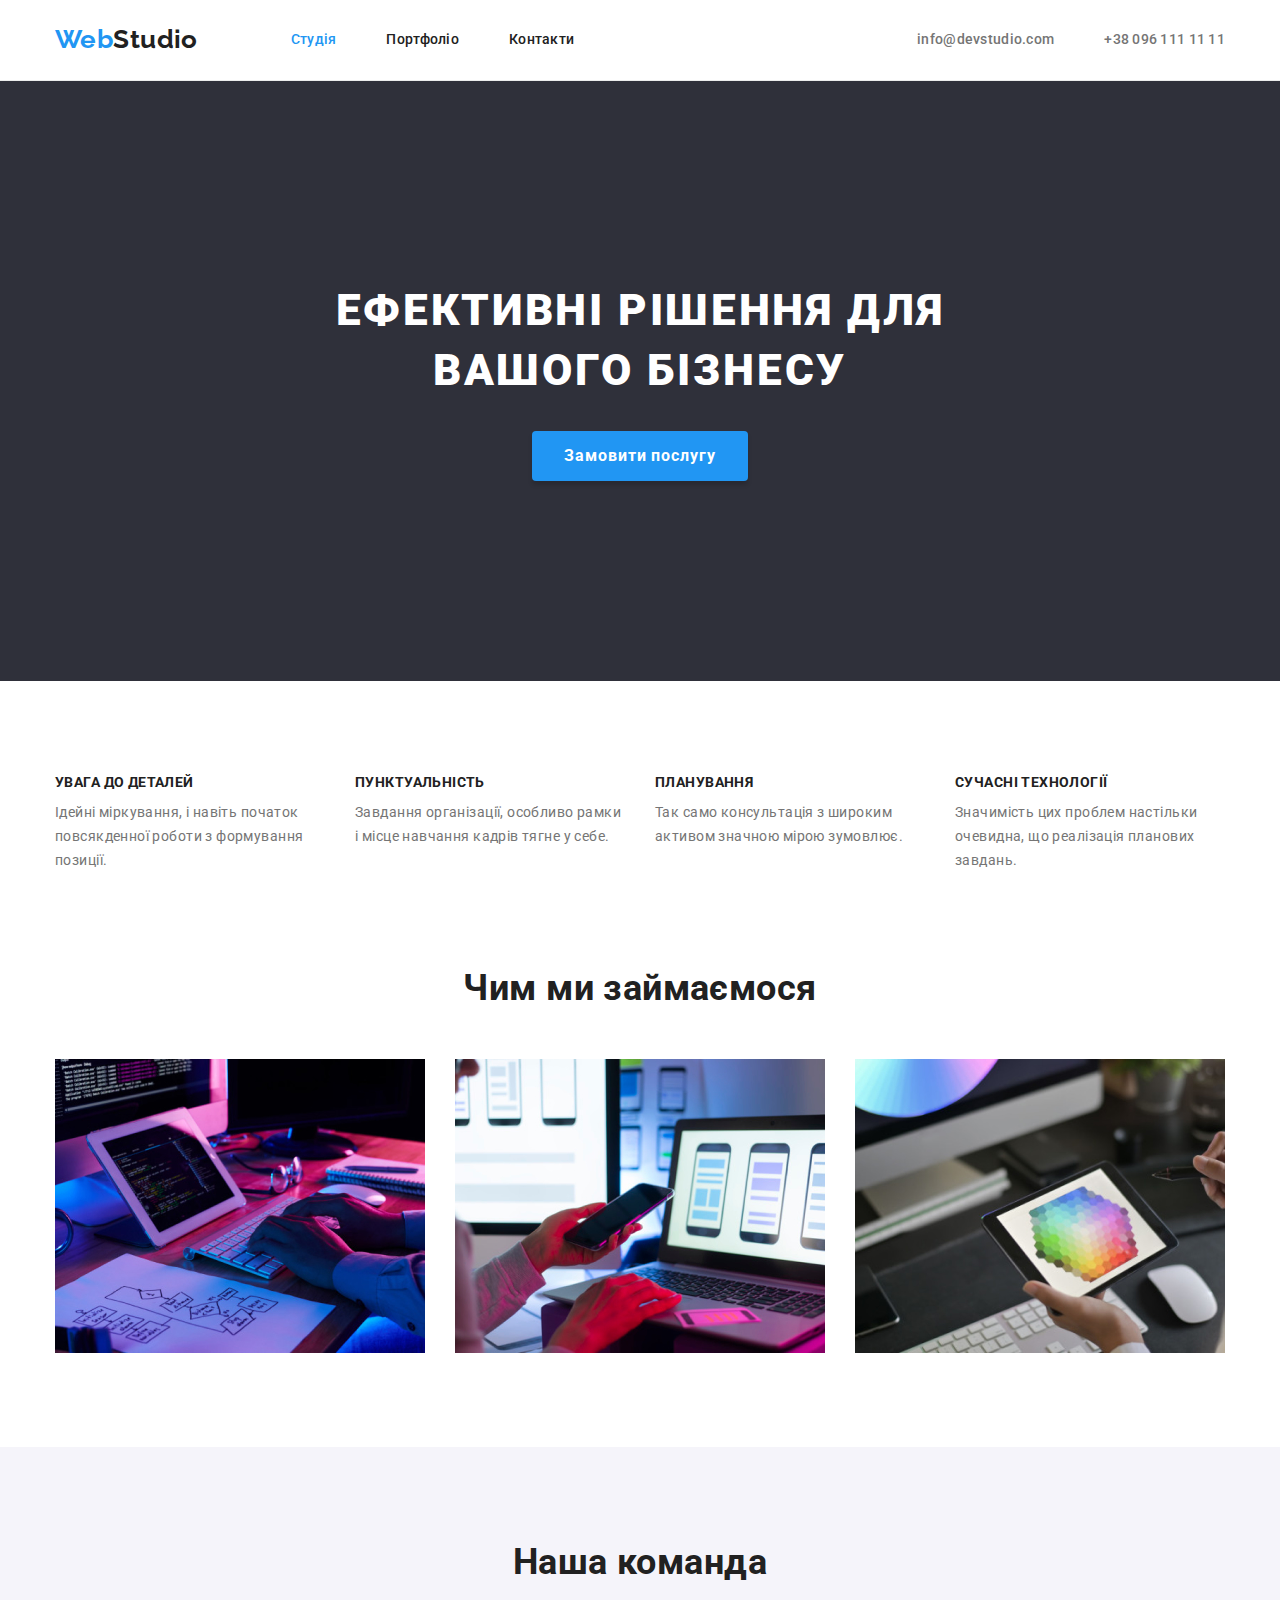
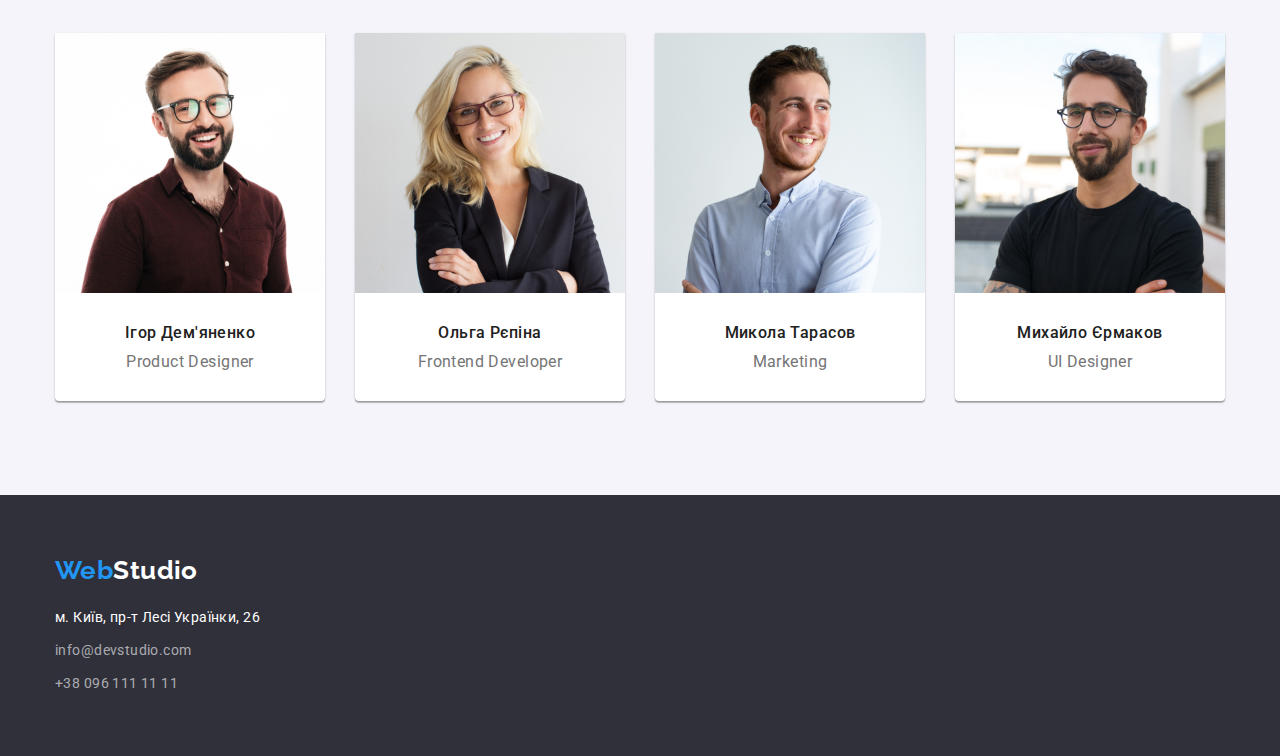
<file: index.html>
<!DOCTYPE html>
<html lang="uk">
  <head>
    <meta charset="UTF-8" />
    <meta http-equiv="X-UA-Compatible" content="IE=edge" />
    <meta name="viewport" content="width=device-width, initial-scale=1.0" />
    <title>WebStudio</title>

    <link href="https://fonts.googleapis.com/css2?family=Raleway:wght@700&family=Roboto:wght@400;500;700;900&display=swap" rel="stylesheet" />
    <link rel="stylesheet" href="https://cdnjs.cloudflare.com/ajax/libs/modern-normalize/1.1.0/modern-normalize.min.css" />
    <link rel="stylesheet" href="./css/styles.css" />
  </head>

  <body>
    <header>
      <div class="container header">
        <a href="./index.html" class="header__logo link"><span class="header__logo-span">Web</span>Studio</a>
        <nav class="header__nav">
          <ul class="header__nav-list">
            <li class="header__nav-items list"><a href="./index.html" class="header__nav-link current link">Студія</a></li>
            <li class="header__nav-items list"><a class="header__nav-link link" href="./portfolio.html">Портфоліо</a></li>
            <li class="header__nav-items list"><a class="header__nav-link link" href="#footer">Контакти</a></li>
          </ul>
        </nav>
        <ul class="header__contacts-list">
          <li class="header__contacts-items list"><a class="header__contacts link" href="mailto:info@devstudio.com">info@devstudio.com</a></li>
          <li class="header__contacts-items list"><a class="header__contacts link" href="tel:+380961111111">+38 096 111 11 11</a></li>
        </ul>
      </div>
    </header>

    <main>
      <section class="banner">
        <div class="container">
          <h1 class="banner__title">Ефективні рішення для <br />вашого бізнесу</h1>
          <button type="button" class="banner__btn">Замовити послугу</button>
        </div>
      </section>

      <section class="benefits section">
        <div class="container">
          <h2 class="benefits__title">Наші переваги</h2>
          <ul class="benefits__list">
            <li class="benefits__items list">
              <h3 class="benefits__list-title">УВАГА ДО ДЕТАЛЕЙ</h3>
              <p class="benefits__list-description">Ідейні міркування, і навіть початок повсякденної роботи з формування позиції.</p>
            </li>
            <li class="benefits__items list">
              <h3 class="benefits__list-title">ПУНКТУАЛЬНІСТЬ</h3>
              <p class="benefits__list-description">Завдання організації, особливо рамки і місце навчання кадрів тягне у себе.</p>
            </li>
            <li class="benefits__items list">
              <h3 class="benefits__list-title">ПЛАНУВАННЯ</h3>
              <p class="benefits__list-description">Так само консультація з широким активом значною мірою зумовлює.</p>
            </li>
            <li class="benefits__items list">
              <h3 class="benefits__list-title">СУЧАСНІ ТЕХНОЛОГІЇ</h3>
              <p class="benefits__list-description">Значимість цих проблем настільки очевидна, що реалізація планових завдань.</p>
            </li>
          </ul>
        </div>
      </section>

      <section id="we-do" class="we-do section">
        <div class="container">
          <h2 class="we-do__title">Чим ми займаємося</h2>
          <ul class="we-do__list">
            <li class="we-do__items list">
              <img class="img" src="./images/we-do-code.jpg" alt="Людина друкує на клавіатурі" width="370" />
            </li>
            <li class="we-do__items list">
              <img class="img" src="./images/we-do-phone.jpg" alt="Людина дивиться у телефон" width="370" />
            </li>
            <li class="we-do__items list">
              <img class="img" src="./images/we-do-palette.jpg" alt="Кольорова палітра на планшеті" width="370" />
            </li>
          </ul>
        </div>
      </section>

      <section class="team section">
        <div class="container">
          <h2 class="team__title">Наша команда</h2>
          <ul class="team__list">
            <li class="team__items list">
              <img class="img" src="./images/team-product-designer.jpg" alt="Ігор Дем'яненко" width="270" />
              <div class="team__items-container">
                <h3 class="team__list-title">Ігор Дем'яненко</h3>
                <p class="team__list-description">Product Designer</p>
              </div>
            </li>
            <li class="team__items list">
              <img class="img" src="./images/team-frontend-developer.jpg" alt="Ольга Рєпіна" width="270" />
              <div class="team__items-container">
                <h3 class="team__list-title">Ольга Рєпіна</h3>
                <p class="team__list-description">Frontend Developer</p>
              </div>
            </li>
            <li class="team__items list">
              <img class="img" src="./images/team-marketing.jpg" alt="Микола Тарасов" width="270" />
              <div class="team__items-container">
                <h3 class="team__list-title">Микола Тарасов</h3>
                <p class="team__list-description">Marketing</p>
              </div>
            </li>
            <li class="team__items list">
              <img class="img" src="./images/team-ui-designer.jpg" alt="Михайло Єрмаков" width="270" />
              <div class="team__items-container">
                <h3 class="team__list-title">Михайло Єрмаков</h3>
                <p class="team__list-description">UI Designer</p>
              </div>
            </li>
          </ul>
        </div>
      </section>
    </main>

    <footer id="footer" class="footer">
      <div class="footer-container container">
        <a class="footer__logo link" href="./index.html"><span class="footer__logo-span">Web</span>Studio</a>
        <address class="footer__contacts">
          <p class="footer__contacts-address">м. Київ, пр-т Лесі Українки, 26</p>
          <ul class="footer__contacts-list">
            <li class="footer__contacts-items list"><a class="footer__contacts-link link" href="mailto:info@devstudio.com">info@devstudio.com</a></li>
            <li class="footer__contacts-items list"><a class="footer__contacts-link link" href="tel:+380961111111">+38 096 111 11 11</a></li>
          </ul>
        </address>
      </div>
    </footer>
  </body>
</html>
</file>
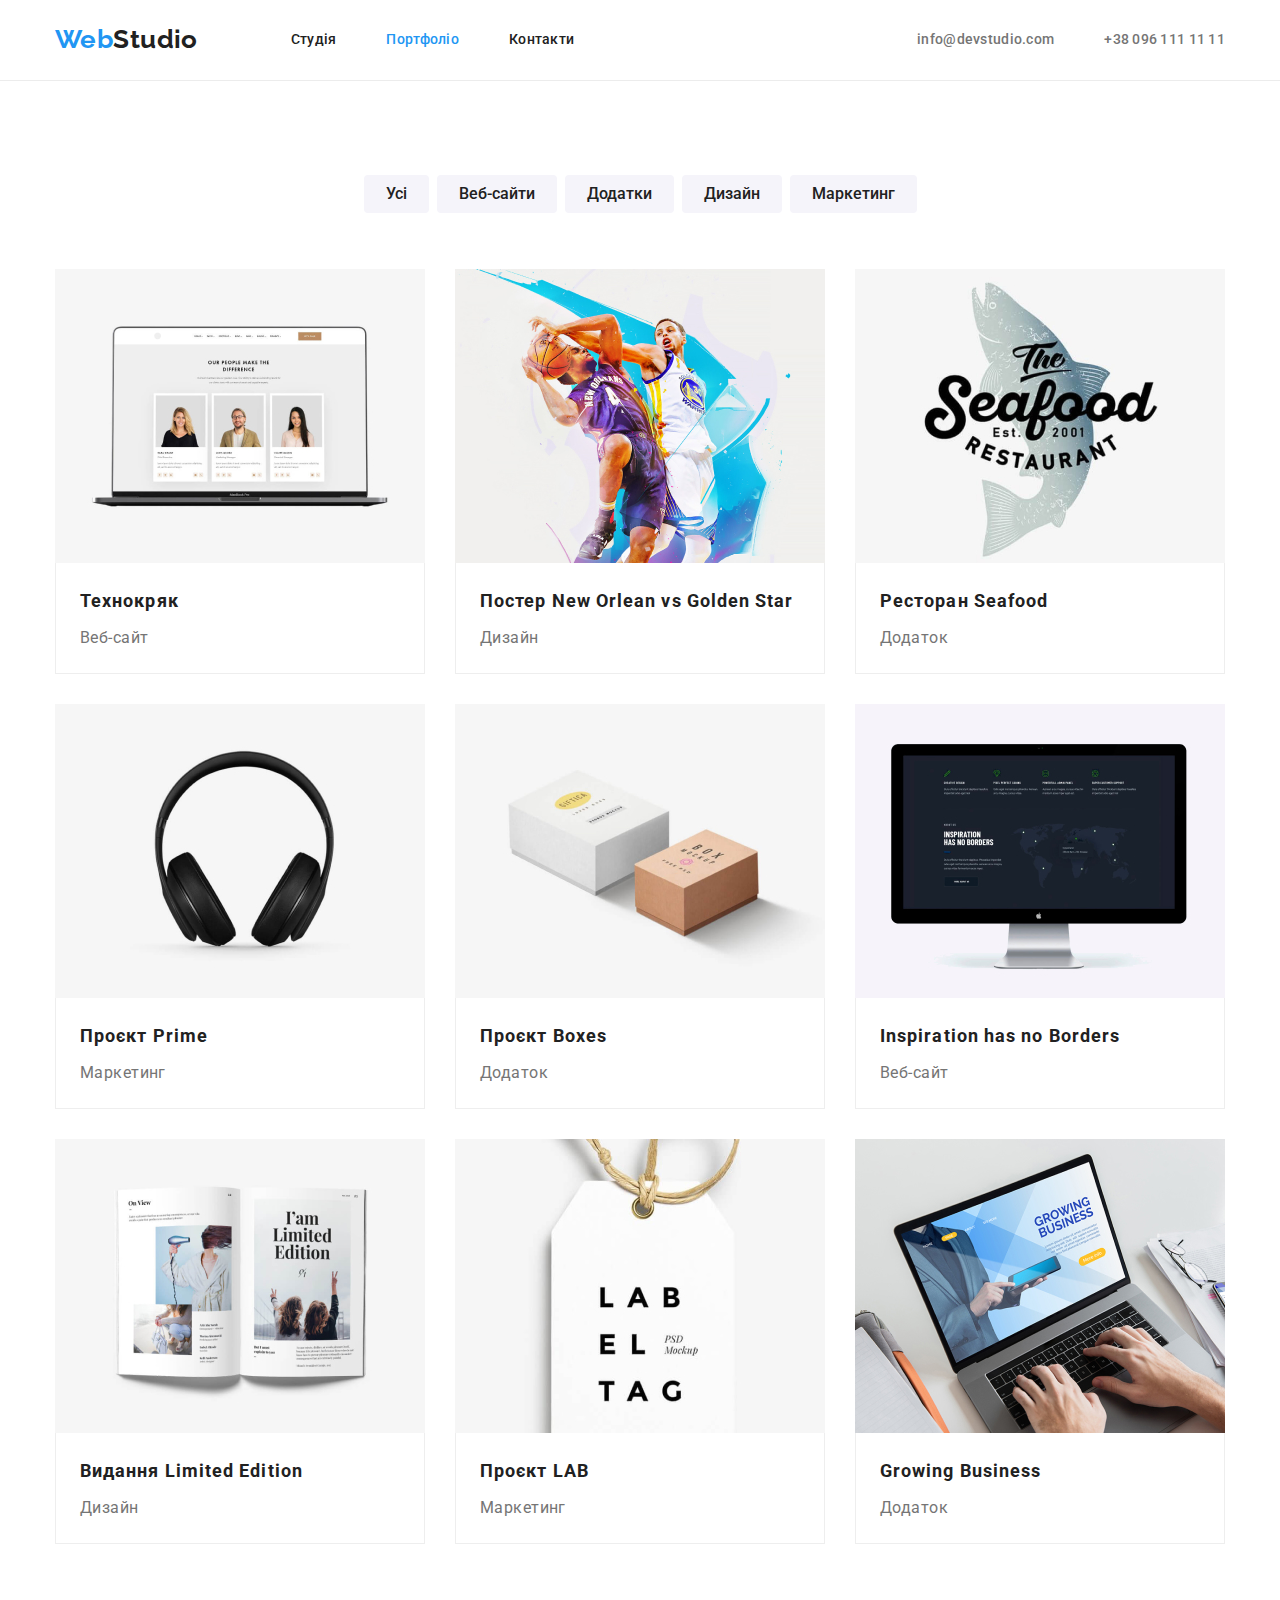
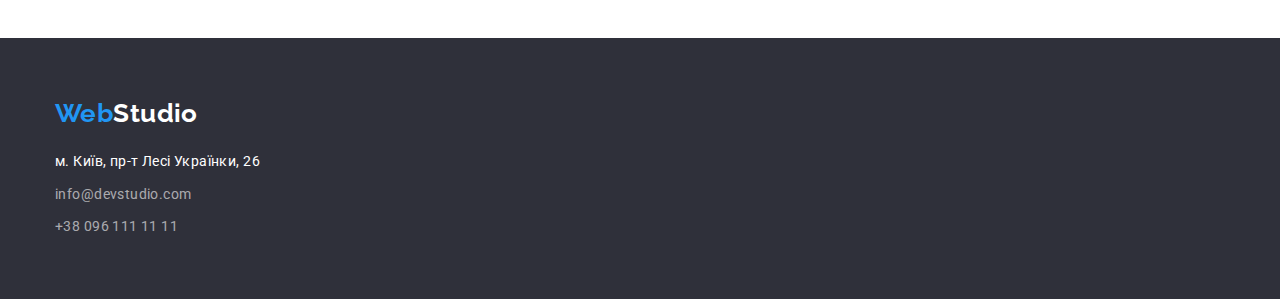
<file: portfolio.html>
<!DOCTYPE html>
<html lang="uk">
  <head>
    <meta charset="UTF-8" />
    <meta http-equiv="X-UA-Compatible" content="IE=edge" />
    <meta name="viewport" content="width=device-width, initial-scale=1.0" />
    <title>Портфоліо</title>

    <link href="https://fonts.googleapis.com/css2?family=Raleway:wght@700&family=Roboto:wght@400;500;700;900&display=swap" rel="stylesheet" />
    <link rel="stylesheet" href="https://cdnjs.cloudflare.com/ajax/libs/modern-normalize/1.1.0/modern-normalize.min.css" />
    <link rel="stylesheet" href="./css/styles.css" />
  </head>

  <body>
    <header>
      <div class="container header">
        <a href="./index.html" class="header__logo link"><span class="header__logo-span">Web</span>Studio</a>
        <nav class="header__nav">
          <ul class="header__nav-list">
            <li class="header__nav-items list"><a href="./index.html" class="header__nav-link link">Студія</a></li>
            <li class="header__nav-items list"><a class="header__nav-link link current" href="./portfolio.html">Портфоліо</a></li>
            <li class="header__nav-items list"><a class="header__nav-link link" href="#footer">Контакти</a></li>
          </ul>
        </nav>
        <ul class="header__contacts-list">
          <li class="header__contacts-items list"><a class="header__contacts link" href="mailto:info@devstudio.com">info@devstudio.com</a></li>
          <li class="header__contacts-items list"><a class="header__contacts link" href="tel:+380961111111">+38 096 111 11 11</a></li>
        </ul>
      </div>
    </header>

    <main>
      <section class="portfolio section">
        <div class="container">
          <h1 class="portfolio__title">Портфоліо</h1>
          <ul class="portfolio__filter">
            <li class="portfolio__filter-items list">
              <button class="portfolio__filter-btn" type="button">Усі</button>
            </li>
            <li class="portfolio__filter-items list">
              <button class="portfolio__filter-btn" type="button">Веб-сайти</button>
            </li>
            <li class="portfolio__filter-items list">
              <button class="portfolio__filter-btn" type="button">Додатки</button>
            </li>
            <li class="portfolio__filter-items list">
              <button class="portfolio__filter-btn" type="button">Дизайн</button>
            </li>
            <li class="portfolio__filter-items list">
              <button class="portfolio__filter-btn" type="button">Маркетинг</button>
            </li>
          </ul>
          <ul class="portfolio__list">
            <li class="portfolio__card list">
              <img class="img" src="./images/portfolio-techno-kryak.jpg" width="370" alt="Проєкт Технокряк" />
              <div class="portfolio__card-container">
                <h2 class="portfolio__card-title">Технокряк</h2>
                <p class="portfolio__card-description">Веб-сайт</p>
              </div>
            </li>
            <li class="portfolio__card list">
              <img class="img" src="./images/portfolio-new-orlean.jpg" width="370" alt="Постер New Orlean vs Golden Star" />
              <div class="portfolio__card-container">
                <h2 class="portfolio__card-title">Постер New Orlean vs Golden Star</h2>
                <p class="portfolio__card-description">Дизайн</p>
              </div>
            </li>
            <li class="portfolio__card list">
              <img class="img" src="./images/portfolio-seafood.jpg" width="370" alt="Ресторан Seafood" />
              <div class="portfolio__card-container">
                <h2 class="portfolio__card-title">Ресторан Seafood</h2>
                <p class="portfolio__card-description">Додаток</p>
              </div>
            </li>
            <li class="portfolio__card list">
              <img class="img" src="./images/portfolio-prime.jpg" width="370" alt="Проєкт Prime" />
              <div class="portfolio__card-container">
                <h2 class="portfolio__card-title">Проєкт Prime</h2>
                <p class="portfolio__card-description">Маркетинг</p>
              </div>
            </li>
            <li class="portfolio__card list">
              <img class="img" src="./images/portfolio-boxes.jpg" width="370" alt="Проєкт Boxes" />
              <div class="portfolio__card-container">
                <h2 class="portfolio__card-title">Проєкт Boxes</h2>
                <p class="portfolio__card-description">Додаток</p>
              </div>
            </li>
            <li class="portfolio__card list">
              <img class="img" src="./images/portfolio-inspiration.jpg" width="370" alt="Inspiration has no Borders" />
              <div class="portfolio__card-container">
                <h2 class="portfolio__card-title">Inspiration has no Borders</h2>
                <p class="portfolio__card-description">Веб-сайт</p>
              </div>
            </li>
            <li class="portfolio__card list">
              <img class="img" src="./images/portfolio-limited-edition.jpg" width="370" alt="Видання Limited Edition" />
              <div class="portfolio__card-container">
                <h2 class="portfolio__card-title">Видання Limited Edition</h2>
                <p class="portfolio__card-description">Дизайн</p>
              </div>
            </li>
            <li class="portfolio__card list">
              <img class="img" src="./images/portfolio-lab.jpg" width="370" alt="Проєкт LAB" />
              <div class="portfolio__card-container">
                <h2 class="portfolio__card-title">Проєкт LAB</h2>
                <p class="portfolio__card-description">Маркетинг</p>
              </div>
            </li>
            <li class="portfolio__card list">
              <img class="img" src="./images/portfolio-growing-business.jpg" width="370" alt="Проєкт Growing Business" />
              <div class="portfolio__card-container">
                <h2 class="portfolio__card-title">Growing Business</h2>
                <p class="portfolio__card-description">Додаток</p>
              </div>
            </li>
          </ul>
        </div>
      </section>
    </main>

    <footer id="footer" class="footer">
      <div class="footer-container container">
        <a class="footer__logo link" href="./index.html"><span class="footer__logo-span">Web</span>Studio</a>
        <address class="footer__contacts">
          <p class="footer__contacts-address">м. Київ, пр-т Лесі Українки, 26</p>
          <ul class="footer__contacts-list">
            <li class="footer__contacts-items list"><a class="footer__contacts-link link" href="mailto:info@devstudio.com">info@devstudio.com</a></li>
            <li class="footer__contacts-items list"><a class="footer__contacts-link link" href="tel:+380961111111">+38 096 111 11 11</a></li>
          </ul>
        </address>
      </div>
    </footer>
  </body>
</html>
</file>
<file: css/styles.css>
:root {
  --main-background-color: #ffffff;
  --main-text-color: #212121;
  --text-description-color: #757575;
  --object-active-color: #2196f3;
  --accent-background-color: #f5f4fa;
  --footer-background-color: #2f303a;
  --main-font-family: "Roboto", sans-serif;
  --logo-font-family: "Raleway";
  --button-active-color: #188ce8;
  --header-border-color: #ececec;
  --footer-contacts-color: rgba(255, 255, 255, 0.6);
}

body {
  background: var(--main-background-color);
  font-family: var(--main-font-family);
  color: var(--main-text-color);
  font-size: 14px;
  letter-spacing: 0.03em;
  margin: 0;
}

.link {
  text-decoration: none;
}

.list {
  list-style: none;
}

ul {
  padding-left: 0;
  margin: 0;
}

h1,
h2,
h3,
h4,
h5,
h6,
p {
  margin: 0;
}

.img {
  display: block;
  width: 100%;
  height: auto;
}

.container {
  width: 1200px;
  margin: 0 auto;
  padding: 0 15px;
}

.header {
  display: flex;
}

.header__logo {
  font-family: var(--logo-font-family);
  font-weight: 700;
  font-size: 26px;
  line-height: 1.2;
  color: var(--main-text-color);
  padding-top: 24px;
  padding-bottom: 25px;
  margin-right: 93px;
}

.header__logo-span {
  color: var(--object-active-color);
}

.header__nav-list,
.header__contacts-list {
  display: flex;
  margin-left: auto;
}

.header__nav-items,
.header__contacts-items {
  margin-right: 50px;
}

.header__nav-items:last-child,
.header__contacts-items:last-child {
  margin-right: 0;
}

.header__nav-list {
  margin-left: auto;
}

.header__nav-link,
.header__contacts {
  padding-top: 32px;
  padding-bottom: 32px;
  display: inline-block;
}

.header__nav-link {
  color: var(--main-text-color);
  font-weight: 500;
  line-height: 1.14;
  letter-spacing: 0.02em;
}

.header__contacts {
  color: var(--text-description-color);
  font-weight: 500;
  line-height: 1.14;
  letter-spacing: 0.02em;
}

.header__nav-link:hover,
.header__contacts:hover,
.header__nav-link:focus,
.header__contacts:focus {
  color: var(--object-active-color);
}

.header__nav-items .current {
  color: var(--object-active-color);
}

header::after {
  content: "";
  display: block;
  border-bottom: 1px solid var(--header-border-color);
}

.section {
  padding-top: 94px;
  padding-bottom: 94px;
}

.banner {
  background: var(--footer-background-color);
  padding-top: 200px;
  padding-bottom: 200px;
}

.banner__title {
  font-weight: 900;
  font-size: 44px;
  line-height: 1.36;
  text-align: center;
  letter-spacing: 0.06em;
  color: var(--main-background-color);
  text-transform: uppercase;
  margin-bottom: 30px;
}

.banner__btn {
  background: var(--object-active-color);
  box-shadow: 0px 4px 4px rgba(0, 0, 0, 0.15);
  border-radius: 4px;
  border: none;
  color: var(--main-background-color);
  font-weight: 700;
  font-size: 16px;
  line-height: 1.88;
  letter-spacing: 0.06em;
  text-align: center;
  cursor: pointer;
  width: 216px;
  height: 50px;
  margin: 0 auto;
  display: block;
}

.banner__btn:active {
  background: var(--button-active-color);
}

.benefits {
  padding-bottom: 0px;
}

.benefits__title {
  display: none;
}

.benefits__list {
  display: flex;
  justify-content: space-between;
}

.benefits__items {
  margin-right: 30px;
  width: 270px;
}

.benefits__items:last-child {
  margin-right: 0;
}

.benefits__list-title {
  font-size: 14px;
  font-weight: 700;
  line-height: 1.14;
  margin-bottom: 10px;
}

.benefits__list-description {
  line-height: 1.71;
  color: var(--text-description-color);
}

.we-do__title,
.team__title {
  font-size: 36px;
  line-height: 1.17;
  text-align: center;
  margin-bottom: 50px;
}

.we-do__list {
  display: flex;
}

.we-do__items {
  margin-right: 30px;
}

.we-do__items:last-child {
  margin-right: 0;
}

.team {
  background: var(--accent-background-color);
}

.team__list {
  display: flex;
}

.team__items-container {
  padding-top: 30px;
  padding-bottom: 30px;
}

.team__items {
  background: var(--main-background-color);
  box-shadow: 0px 1px 3px rgba(0, 0, 0, 0.12), 0px 1px 1px rgba(0, 0, 0, 0.14), 0px 2px 1px rgba(0, 0, 0, 0.2);
  border-radius: 0px 0px 4px 4px;
  border: none;
  margin-right: 30px;
  width: 270px;
}

.team__items:last-child {
  margin-right: 0;
}

.team__list-title {
  font-weight: 500;
  font-size: 16px;
  line-height: 1.19;
  text-align: center;
  margin-bottom: 10px;
}

.team__list-description {
  font-size: 16px;
  line-height: 1.19;
  text-align: center;
  color: var(--text-description-color);
}

.footer {
  background: var(--footer-background-color);
  padding-top: 60px;
  padding-bottom: 60px;
}

.footer__logo {
  font-family: var(--logo-font-family);
  font-weight: 700;
  font-size: 26px;
  line-height: 1.2;
  color: var(--main-background-color);
}

.footer__logo-span {
  color: var(--object-active-color);
}

.footer__contacts {
  line-height: 1.71;
  font-style: normal;
  color: var(--main-background-color);
  margin-top: 20px;
}

.footer__contacts-address {
  margin-bottom: 9px;
}

.footer__contacts-items {
  margin-bottom: 9px;
}

.footer__contacts-items:last-child {
  margin-bottom: 0;
}

.footer__contacts-link {
  color: var(--footer-contacts-color);
}

.footer__contacts-link:hover,
.footer__contacts-link:focus {
  color: var(--main-background-color);
}

.portfolio__title {
  display: none;
}

.portfolio__filter {
  display: flex;
  justify-content: center;
  margin-bottom: 56px;
}

.portfolio__filter-items {
  margin-right: 8px;
}

.portfolio__filter-btn {
  height: 38px;
  background: var(--accent-background-color);
  border-radius: 4px;
  border: none;
  font-weight: 500;
  font-size: 16px;
  line-height: 1.63;
  text-align: center;
  cursor: pointer;
  font-family: var(--main-font-family);
  color: var(--main-text-color);
  padding-left: 22px;
  padding-right: 22px;
}

.portfolio__filter-items:last-child {
  margin-right: 0;
}

.portfolio__filter-btn:hover,
.portfolio__filter-btn:focus {
  background: var(--object-active-color);
  box-shadow: 0px 3px 1px rgba(0, 0, 0, 0.1), 0px 1px 2px rgba(0, 0, 0, 0.08), 0px 2px 2px rgba(0, 0, 0, 0.12);
  color: var(--main-background-color);
}

.portfolio__list {
  display: flex;
  flex-wrap: wrap;
  gap: 30px;
  justify-items: center;
}

.portfolio__card {
  width: 370px;
}

.portfolio__card-container {
  padding: 20px 24px 20px 24px;
  border: 1px solid #eeeeee;
  border-top: none;
}

.portfolio__card-title {
  font-weight: 700;
  font-size: 18px;
  line-height: 2;
  letter-spacing: 0.06em;
  margin-bottom: 4px;
}

.portfolio__card-description {
  font-size: 16px;
  line-height: 1.88;
  color: var(--text-description-color);
}
</file>
